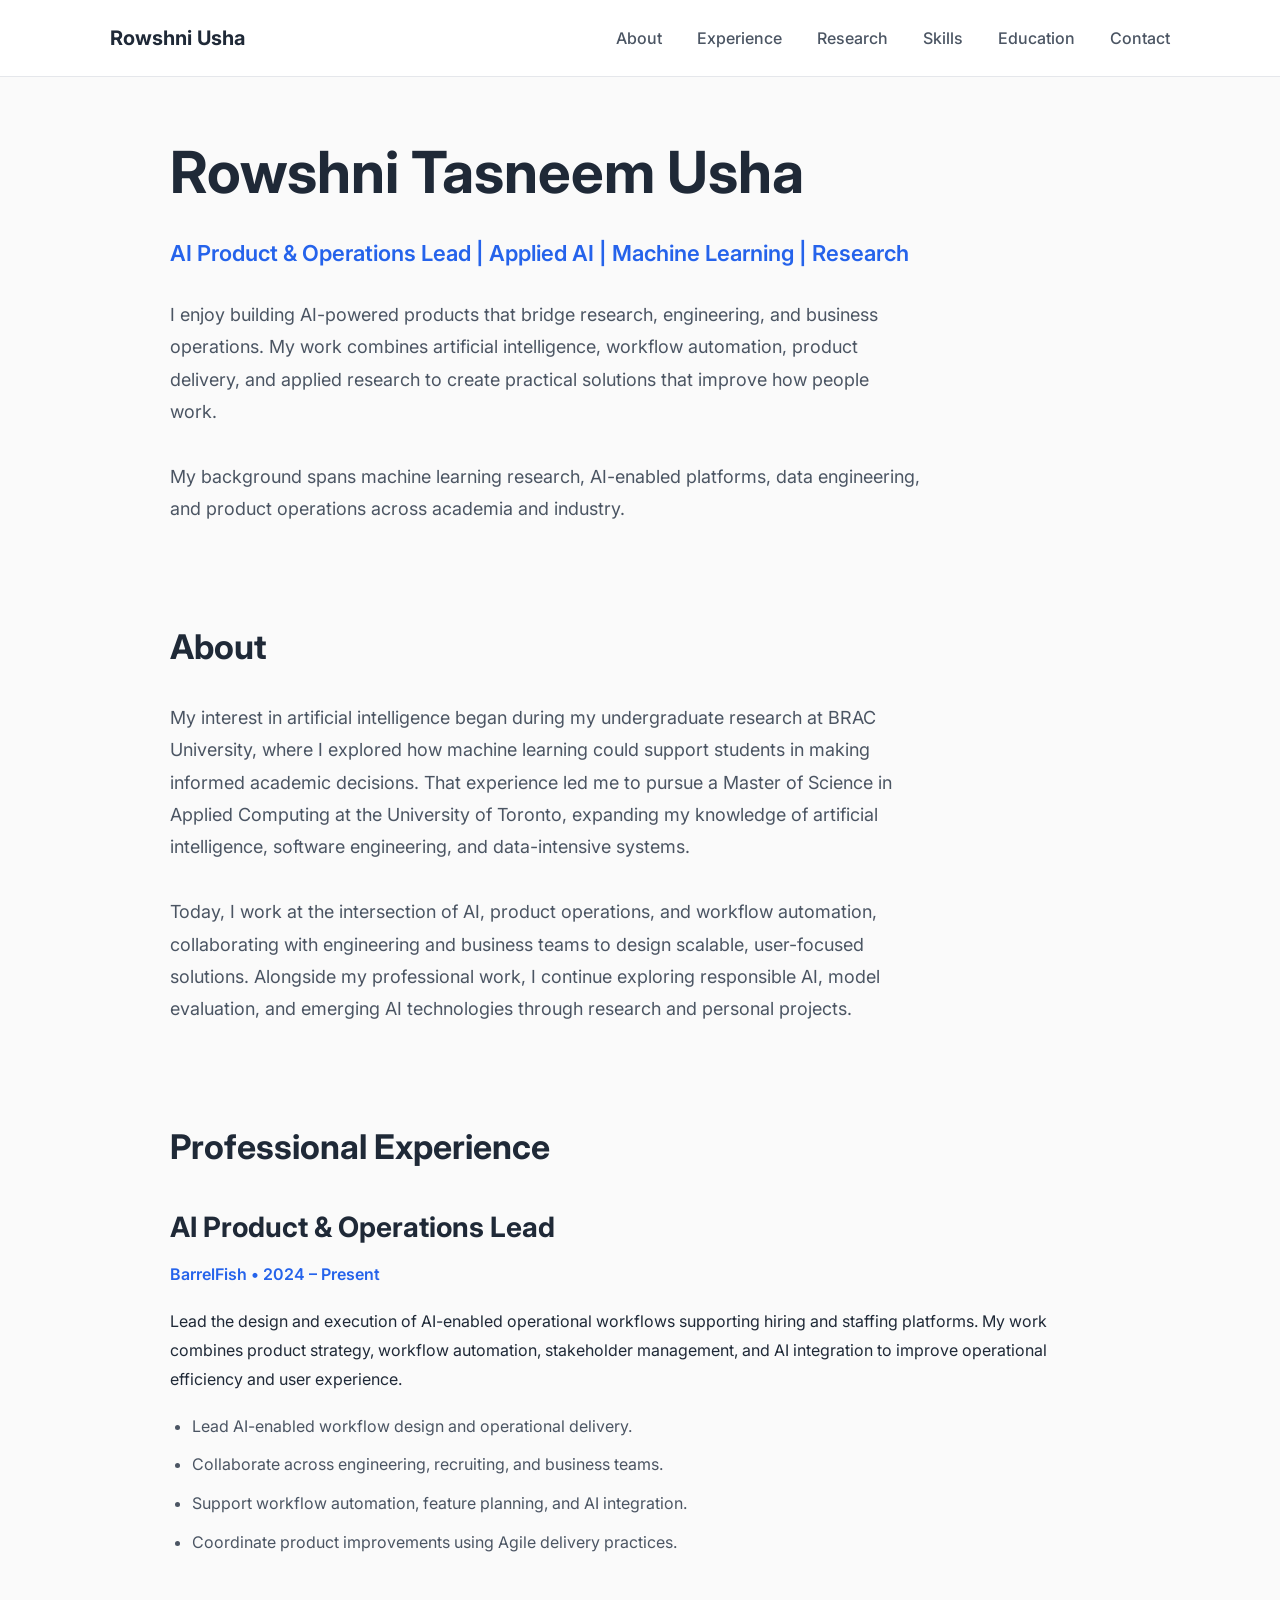
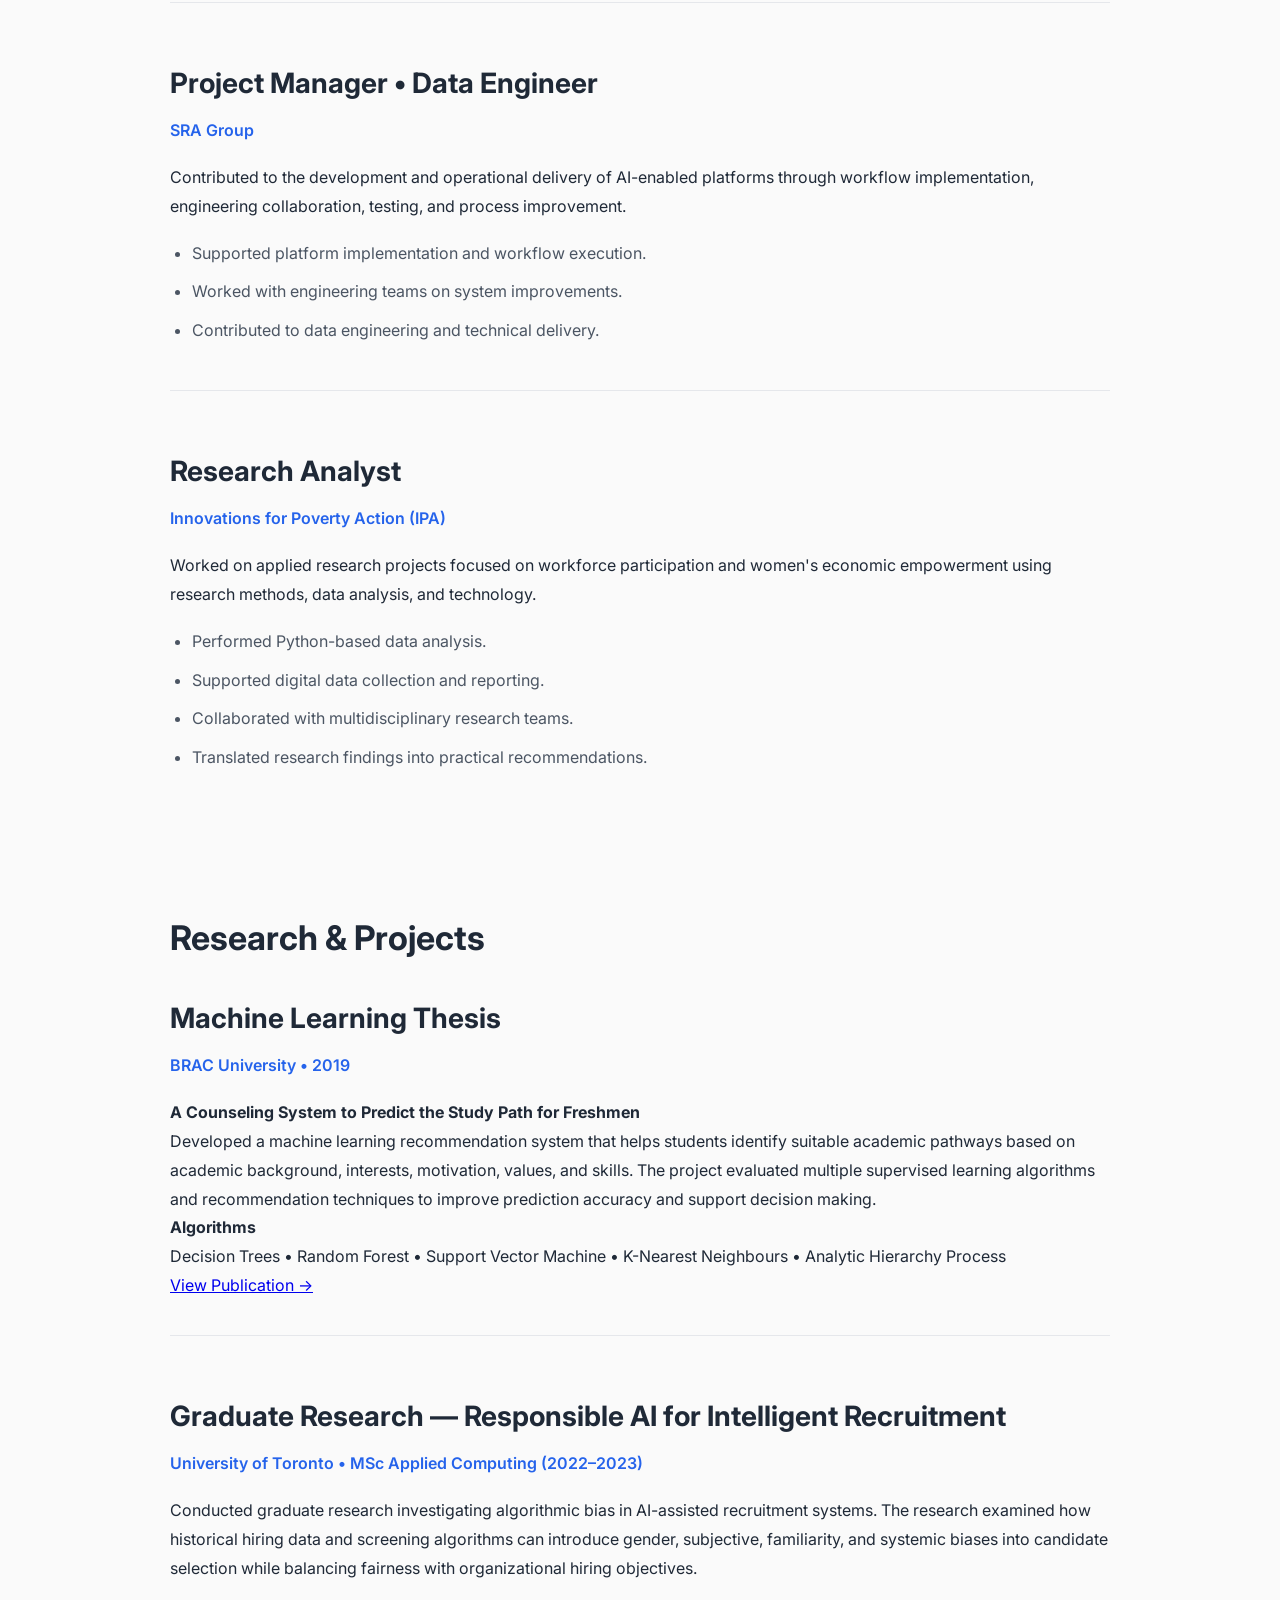
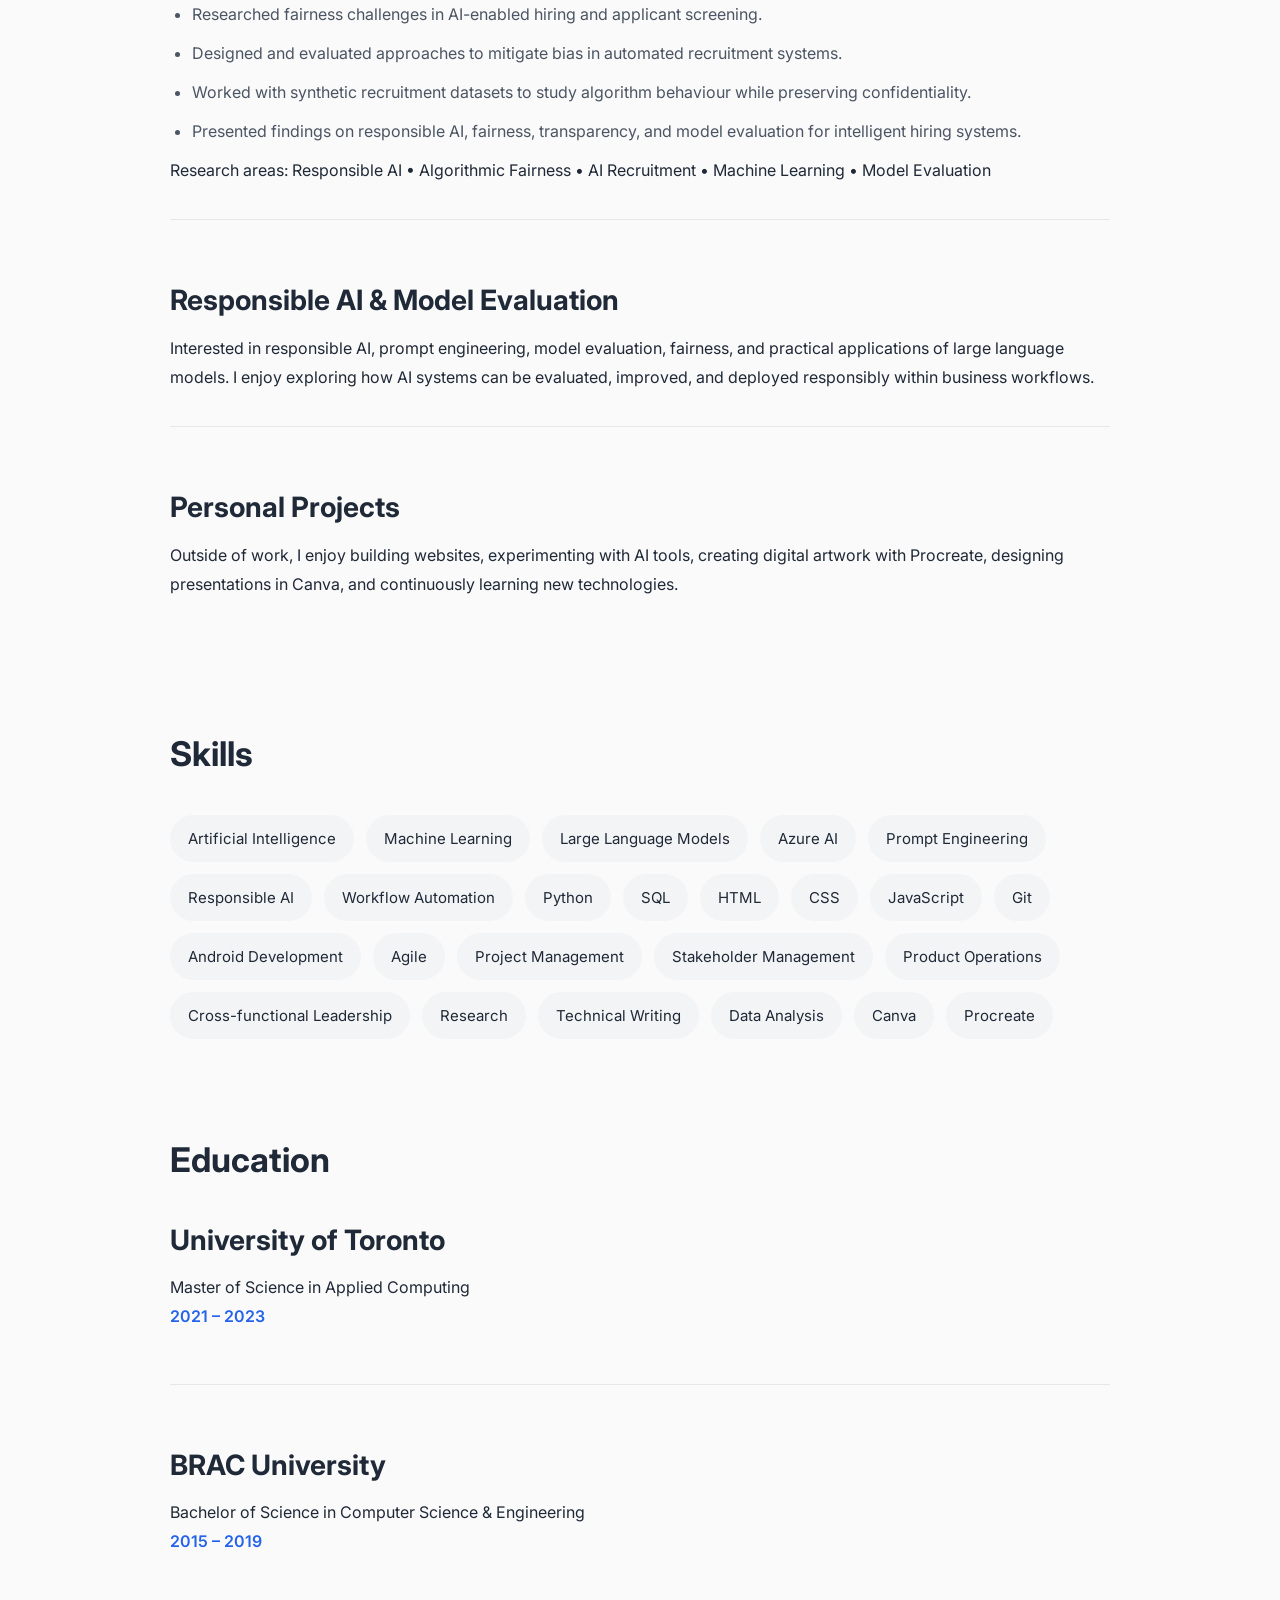
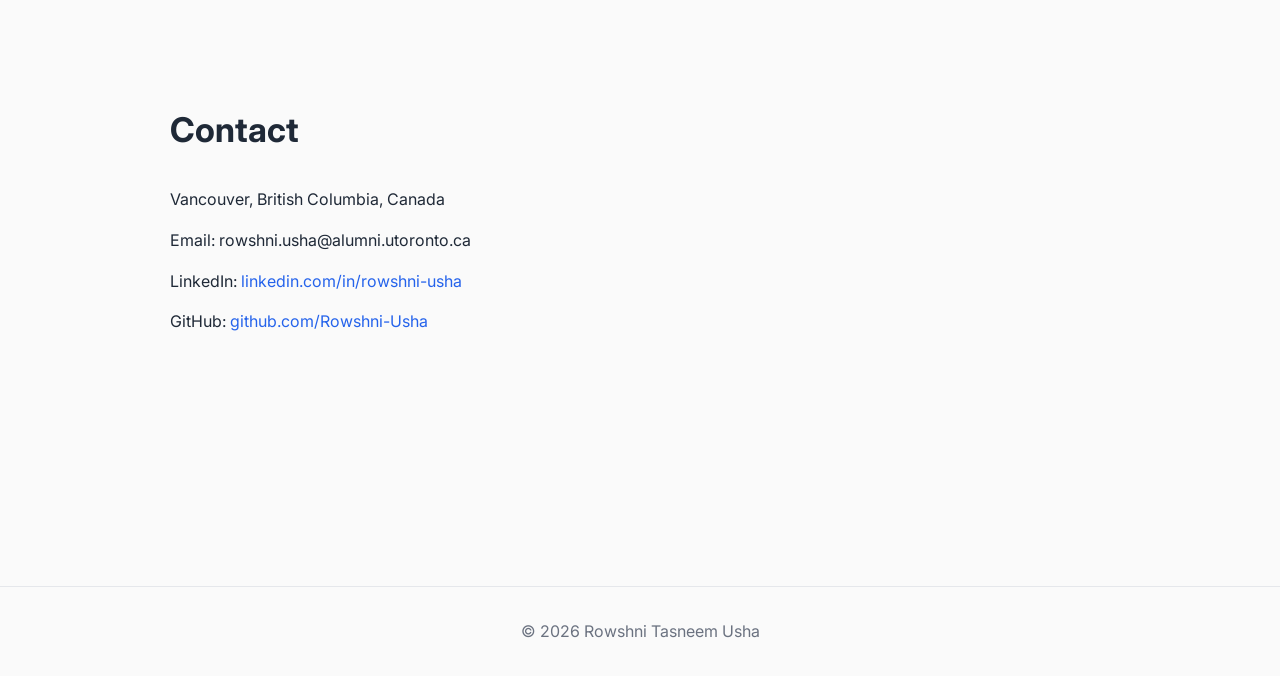
<file: index.html>
<!DOCTYPE html>
<html lang="en">

<head>

<meta charset="UTF-8">
<meta name="viewport" content="width=device-width, initial-scale=1.0">

<title>Rowshni Tasneem Usha</title>

<link rel="preconnect" href="https://fonts.googleapis.com">
<link rel="preconnect" href="https://fonts.gstatic.com" crossorigin>

<link href="https://fonts.googleapis.com/css2?family=Inter:wght@300;400;500;600;700&display=swap" rel="stylesheet">

<style>

*{
    margin:0;
    padding:0;
    box-sizing:border-box;
}

html{
    scroll-behavior:smooth;
}

body{

    font-family:'Inter',sans-serif;

    background:#fafafa;

    color:#1f2937;

    line-height:1.8;

}

nav{

    position:fixed;

    width:100%;

    top:0;

    background:white;

    border-bottom:1px solid #e5e7eb;

    z-index:100;

}

.nav-container{

    max-width:1100px;

    margin:auto;

    padding:20px;

    display:flex;

    justify-content:space-between;

    align-items:center;

}

.logo{

    font-size:20px;

    font-weight:700;

}

.nav-links{

    display:flex;

    gap:35px;

}

.nav-links a{

    text-decoration:none;

    color:#4b5563;

    font-weight:500;

}

.nav-links a:hover{

    color:#2563eb;

}

.container{

    max-width:1000px;

    margin:auto;

    padding:120px 30px 80px;

}

section{

    margin-bottom:90px;

}

h1{

    font-size:58px;

    margin-bottom:10px;

}

h2{

    font-size:34px;

    margin-bottom:25px;

}

.subtitle{

    font-size:22px;

    color:#2563eb;

    font-weight:600;

    margin-bottom:25px;

}

.intro{

    max-width:750px;

    color:#4b5563;

    font-size:18px;

}

</style>

</head>

<body>

<nav>

<div class="nav-container">

<div class="logo">

Rowshni Usha

</div>

<div class="nav-links">

<a href="#about">About</a>

<a href="#experience">Experience</a>

<a href="#research">Research</a>

<a href="#skills">Skills</a>

<a href="#education">Education</a>

<a href="#contact">Contact</a>

</div>

</div>

</nav>

<div class="container">

<section id="home">

<h1>

Rowshni Tasneem Usha

</h1>

<p class="subtitle">

AI Product & Operations Lead | Applied AI | Machine Learning | Research

</p>

<p class="intro">

I enjoy building AI-powered products that bridge research, engineering, and business operations. My work combines artificial intelligence, workflow automation, product delivery, and applied research to create practical solutions that improve how people work.

<br><br>

My background spans machine learning research, AI-enabled platforms, data engineering, and product operations across academia and industry.

</p>

</section>

<section id="about">

<h2>

About

</h2>

<p class="intro">

My interest in artificial intelligence began during my undergraduate research at BRAC University, where I explored how machine learning could support students in making informed academic decisions. That experience led me to pursue a Master of Science in Applied Computing at the University of Toronto, expanding my knowledge of artificial intelligence, software engineering, and data-intensive systems.

<br><br>

Today, I work at the intersection of AI, product operations, and workflow automation, collaborating with engineering and business teams to design scalable, user-focused solutions. Alongside my professional work, I continue exploring responsible AI, model evaluation, and emerging AI technologies through research and personal projects.

</p>

</section>

<section id="experience">

<h2>

Professional Experience

</h2>

<div class="job">

<h3>

AI Product & Operations Lead

</h3>

<p class="company">

BarrelFish • 2024 – Present

</p>

<p>

Lead the design and execution of AI-enabled operational workflows supporting hiring and staffing platforms. My work combines product strategy, workflow automation, stakeholder management, and AI integration to improve operational efficiency and user experience.

</p>

<ul>

<li>Lead AI-enabled workflow design and operational delivery.</li>

<li>Collaborate across engineering, recruiting, and business teams.</li>

<li>Support workflow automation, feature planning, and AI integration.</li>

<li>Coordinate product improvements using Agile delivery practices.</li>

</ul>

</div>

<div class="job">

<h3>

Project Manager • Data Engineer

</h3>

<p class="company">

SRA Group

</p>

<p>

Contributed to the development and operational delivery of AI-enabled platforms through workflow implementation, engineering collaboration, testing, and process improvement.

</p>

<ul>

<li>Supported platform implementation and workflow execution.</li>

<li>Worked with engineering teams on system improvements.</li>

<li>Contributed to data engineering and technical delivery.</li>

</ul>

</div>

<div class="job">

<h3>

Research Analyst

</h3>

<p class="company">

Innovations for Poverty Action (IPA)

</p>

<p>

Worked on applied research projects focused on workforce participation and women's economic empowerment using research methods, data analysis, and technology.

</p>

<ul>

<li>Performed Python-based data analysis.</li>

<li>Supported digital data collection and reporting.</li>

<li>Collaborated with multidisciplinary research teams.</li>

<li>Translated research findings into practical recommendations.</li>

</ul>

</div>

</section>

<style>

.job{

margin-bottom:55px;

padding-bottom:35px;

border-bottom:1px solid #e5e7eb;

}

.job:last-child{

border-bottom:none;

}

.job h3{

font-size:28px;

margin-bottom:8px;

}

.company{

font-weight:600;

color:#2563eb;

margin-bottom:18px;

}

.job ul{

margin-top:18px;

margin-left:22px;

}

.job li{

margin-bottom:10px;

color:#4b5563;

}

</style>


<section id="research">

<h2>

Research & Projects

</h2>

<div class="job">

<h3>

Machine Learning Thesis

</h3>

<p class="company">

BRAC University • 2019

</p>

<p>

<b>A Counseling System to Predict the Study Path for Freshmen</b>

</p>

<p>

Developed a machine learning recommendation system that helps students identify suitable academic pathways based on academic background, interests, motivation, values, and skills. The project evaluated multiple supervised learning algorithms and recommendation techniques to improve prediction accuracy and support decision making.

</p>

<p>

<strong>Algorithms</strong>

</p>

<p>

Decision Trees • Random Forest • Support Vector Machine • K-Nearest Neighbours • Analytic Hierarchy Process

</p>

<p>

<a href="https://dspace.bracu.ac.bd/items/b8678511-5add-4c3e-9ee7-b3792cb26eae" target="_blank">

View Publication →

</a>

</p>

</div>

<div class="job">

<h3>

Graduate Research — Responsible AI for Intelligent Recruitment

</h3>

<p class="company">

University of Toronto • MSc Applied Computing (2022–2023)

</p>

<p>

Conducted graduate research investigating algorithmic bias in AI-assisted recruitment systems. The research examined how historical hiring data and screening algorithms can introduce gender, subjective, familiarity, and systemic biases into candidate selection while balancing fairness with organizational hiring objectives.

</p>

<ul>

<li>Researched fairness challenges in AI-enabled hiring and applicant screening.</li>

<li>Designed and evaluated approaches to mitigate bias in automated recruitment systems.</li>

<li>Worked with synthetic recruitment datasets to study algorithm behaviour while preserving confidentiality.</li>

<li>Presented findings on responsible AI, fairness, transparency, and model evaluation for intelligent hiring systems.</li>

</ul>

<p>

Research areas: Responsible AI • Algorithmic Fairness • AI Recruitment • Machine Learning • Model Evaluation

</p>

</div>

<div class="job">

<h3>

Responsible AI & Model Evaluation

</h3>

<p>

Interested in responsible AI, prompt engineering, model evaluation, fairness, and practical applications of large language models. I enjoy exploring how AI systems can be evaluated, improved, and deployed responsibly within business workflows.

</p>

</div>

<div class="job">

<h3>

Personal Projects

</h3>

<p>

Outside of work, I enjoy building websites, experimenting with AI tools, creating digital artwork with Procreate, designing presentations in Canva, and continuously learning new technologies.

</p>

</div>

</section>

<section id="skills">

<h2>

Skills

</h2>

<div class="skills">

<span>Artificial Intelligence</span>

<span>Machine Learning</span>

<span>Large Language Models</span>

<span>Azure AI</span>

<span>Prompt Engineering</span>

<span>Responsible AI</span>

<span>Workflow Automation</span>

<span>Python</span>

<span>SQL</span>

<span>HTML</span>

<span>CSS</span>

<span>JavaScript</span>

<span>Git</span>

<span>Android Development</span>

<span>Agile</span>

<span>Project Management</span>

<span>Stakeholder Management</span>

<span>Product Operations</span>

<span>Cross-functional Leadership</span>

<span>Research</span>

<span>Technical Writing</span>

<span>Data Analysis</span>

<span>Canva</span>

<span>Procreate</span>

</div>

</section>

<section id="education">

<h2>

Education

</h2>

<div class="job">

<h3>

University of Toronto

</h3>

<p>

Master of Science in Applied Computing

</p>

<p class="company">

2021 – 2023

</p>

</div>

<div class="job">

<h3>

BRAC University

</h3>

<p>

Bachelor of Science in Computer Science & Engineering

</p>

<p class="company">

2015 – 2019

</p>

</div>

</section>

<section id="contact">

<h2>

Contact

</h2>

<p>

Vancouver, British Columbia, Canada

</p>

<p>

Email: rowshni.usha@alumni.utoronto.ca

</p>

<p>

LinkedIn:
<a href="https://www.linkedin.com/in/rowshni-usha/" target="_blank">
linkedin.com/in/rowshni-usha
</a>

</p>

<p>

GitHub:
<a href="https://github.com/Rowshni-Usha" target="_blank">
github.com/Rowshni-Usha
</a>

</p>

</section>

</div>

<style>

.skills{

display:flex;

flex-wrap:wrap;

gap:12px;

margin-top:30px;

}

.skills span{

padding:10px 18px;

background:#f3f4f6;

border-radius:999px;

font-size:15px;

}

#contact p{

margin-bottom:12px;

}

#contact a{

color:#2563eb;

text-decoration:none;

}

#contact a:hover{

text-decoration:underline;

}

footer{

margin-top:80px;

padding:30px;

text-align:center;

color:#6b7280;

border-top:1px solid #e5e7eb;

}

</style>

<footer>

© 2026 Rowshni Tasneem Usha

</footer>

</body>

</html>
</file>
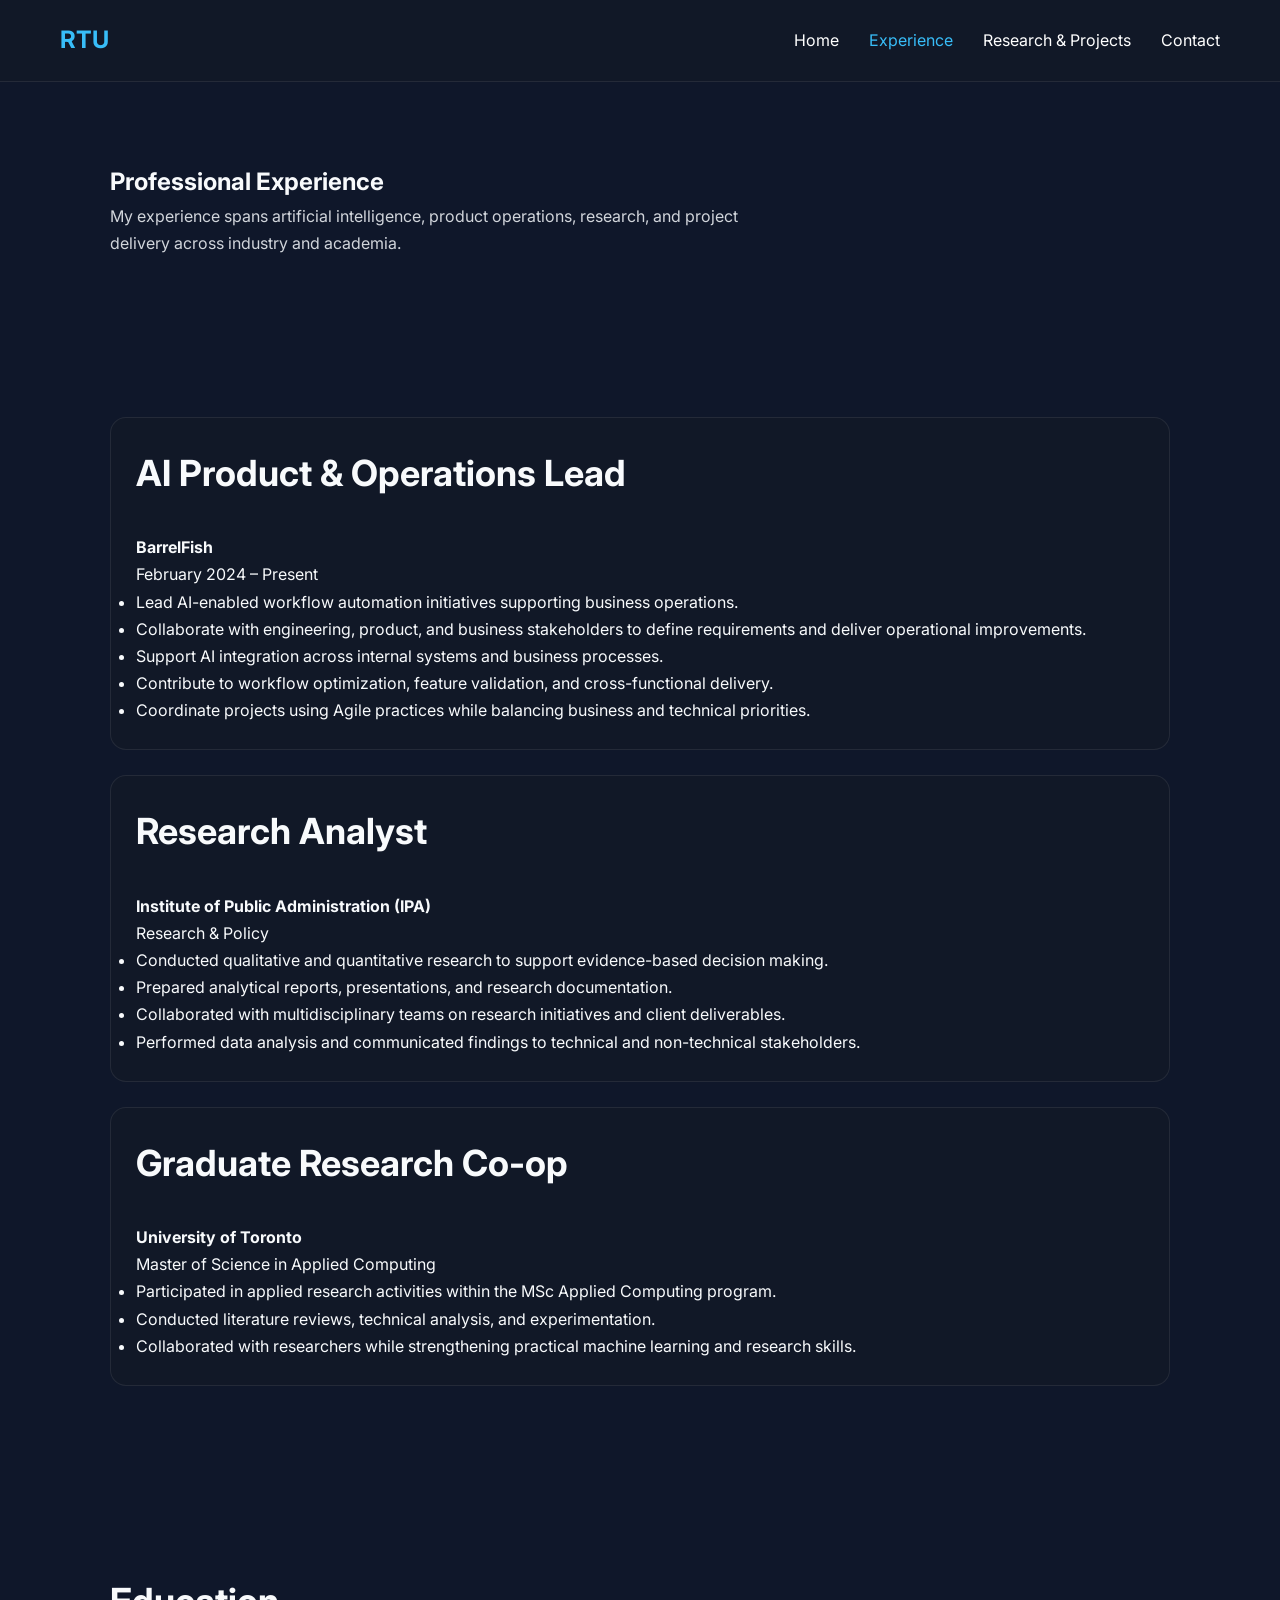
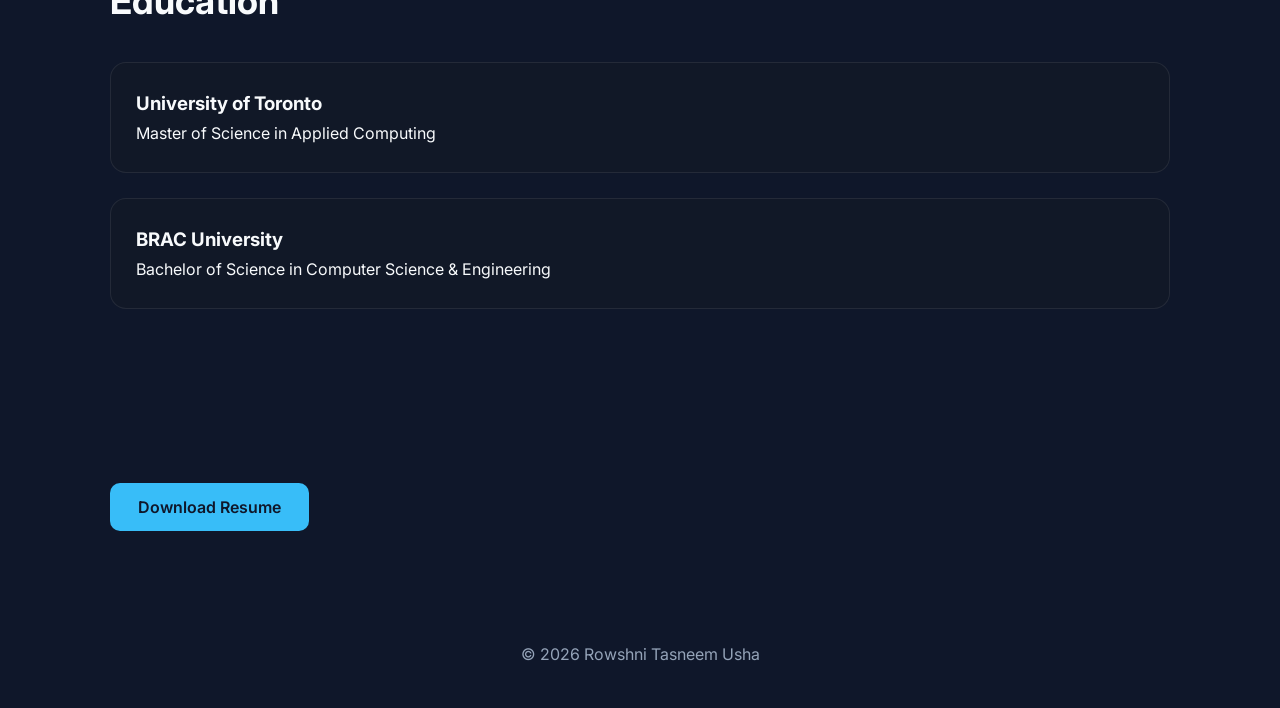
<file: experience.html>
<!DOCTYPE html>
<html lang="en">

<head>

<meta charset="UTF-8">
<meta name="viewport" content="width=device-width, initial-scale=1.0">

<title>Experience | Rowshni Tasneem Usha</title>

<link rel="stylesheet" href="css/style.css">

</head>

<body>

<header>

<nav>

<div class="logo">
RTU
</div>

<ul class="nav-links">

<li><a href="index.html">Home</a></li>
<li><a href="experience.html" class="active">Experience</a></li>
<li><a href="research.html">Research & Projects</a></li>
<li><a href="contact.html">Contact</a></li>

</ul>

</nav>

</header>

<main>

<section>

<h1>Professional Experience</h1>

<p class="intro">

My experience spans artificial intelligence, product operations, research, and project delivery across industry and academia.

</p>

</section>

<section>

<div class="education-card">

<h2>AI Product & Operations Lead</h2>

<p><strong>BarrelFish</strong></p>

<p>February 2024 – Present</p>

<ul>

<li>Lead AI-enabled workflow automation initiatives supporting business operations.</li>

<li>Collaborate with engineering, product, and business stakeholders to define requirements and deliver operational improvements.</li>

<li>Support AI integration across internal systems and business processes.</li>

<li>Contribute to workflow optimization, feature validation, and cross-functional delivery.</li>

<li>Coordinate projects using Agile practices while balancing business and technical priorities.</li>

</ul>

</div>

<div class="education-card">

<h2>Research Analyst</h2>

<p><strong>Institute of Public Administration (IPA)</strong></p>

<p>Research & Policy</p>

<ul>

<li>Conducted qualitative and quantitative research to support evidence-based decision making.</li>

<li>Prepared analytical reports, presentations, and research documentation.</li>

<li>Collaborated with multidisciplinary teams on research initiatives and client deliverables.</li>

<li>Performed data analysis and communicated findings to technical and non-technical stakeholders.</li>

</ul>

</div>

<div class="education-card">

<h2>Graduate Research Co-op</h2>

<p><strong>University of Toronto</strong></p>

<p>Master of Science in Applied Computing</p>

<ul>

<li>Participated in applied research activities within the MSc Applied Computing program.</li>

<li>Conducted literature reviews, technical analysis, and experimentation.</li>

<li>Collaborated with researchers while strengthening practical machine learning and research skills.</li>

</ul>

</div>

</section>

<section>

<h2>Education</h2>

<div class="education-card">

<h3>University of Toronto</h3>

<p>

Master of Science in Applied Computing

</p>

</div>

<div class="education-card">

<h3>BRAC University</h3>

<p>

Bachelor of Science in Computer Science & Engineering

</p>

</div>

</section>

<section>

<a class="btn" href="files/Resume.pdf">

Download Resume

</a>

</section>

</main>

<footer>

<p>

© 2026 Rowshni Tasneem Usha

</p>

</footer>

</body>

</html>
</file>
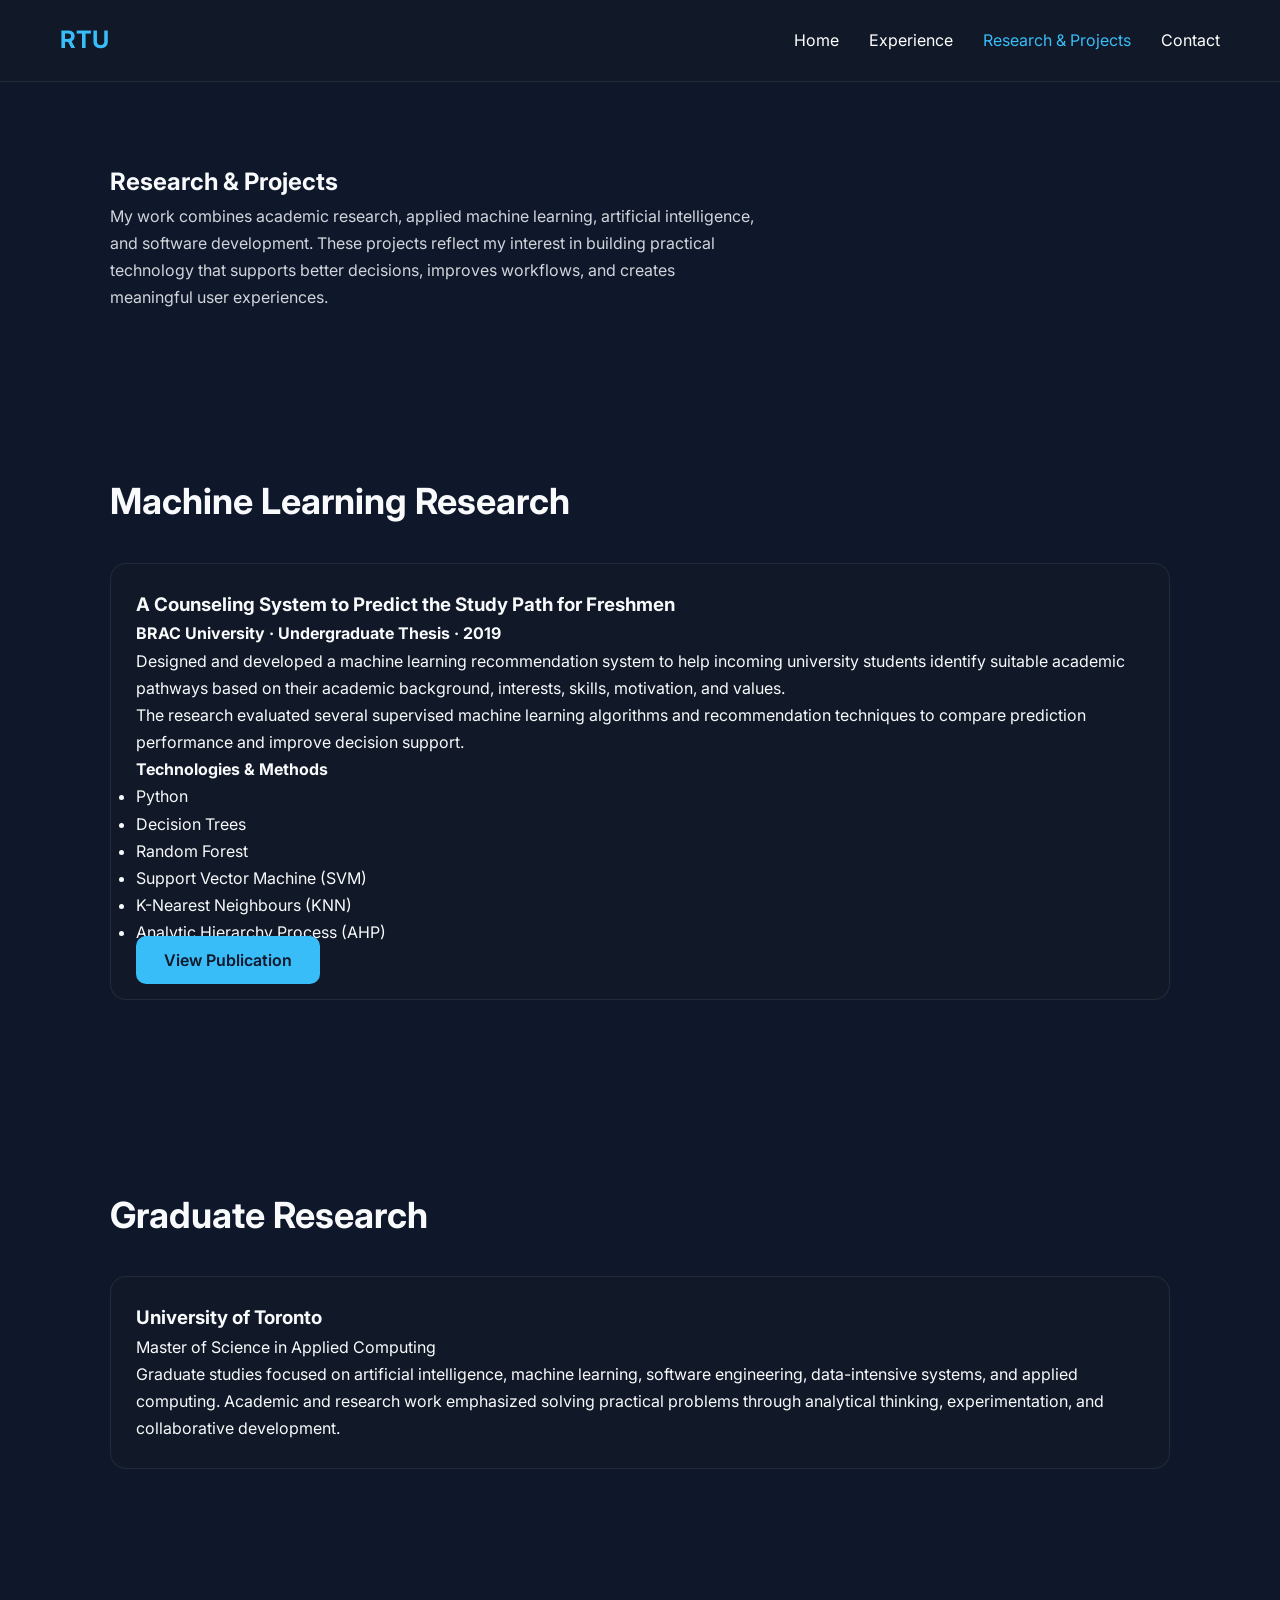
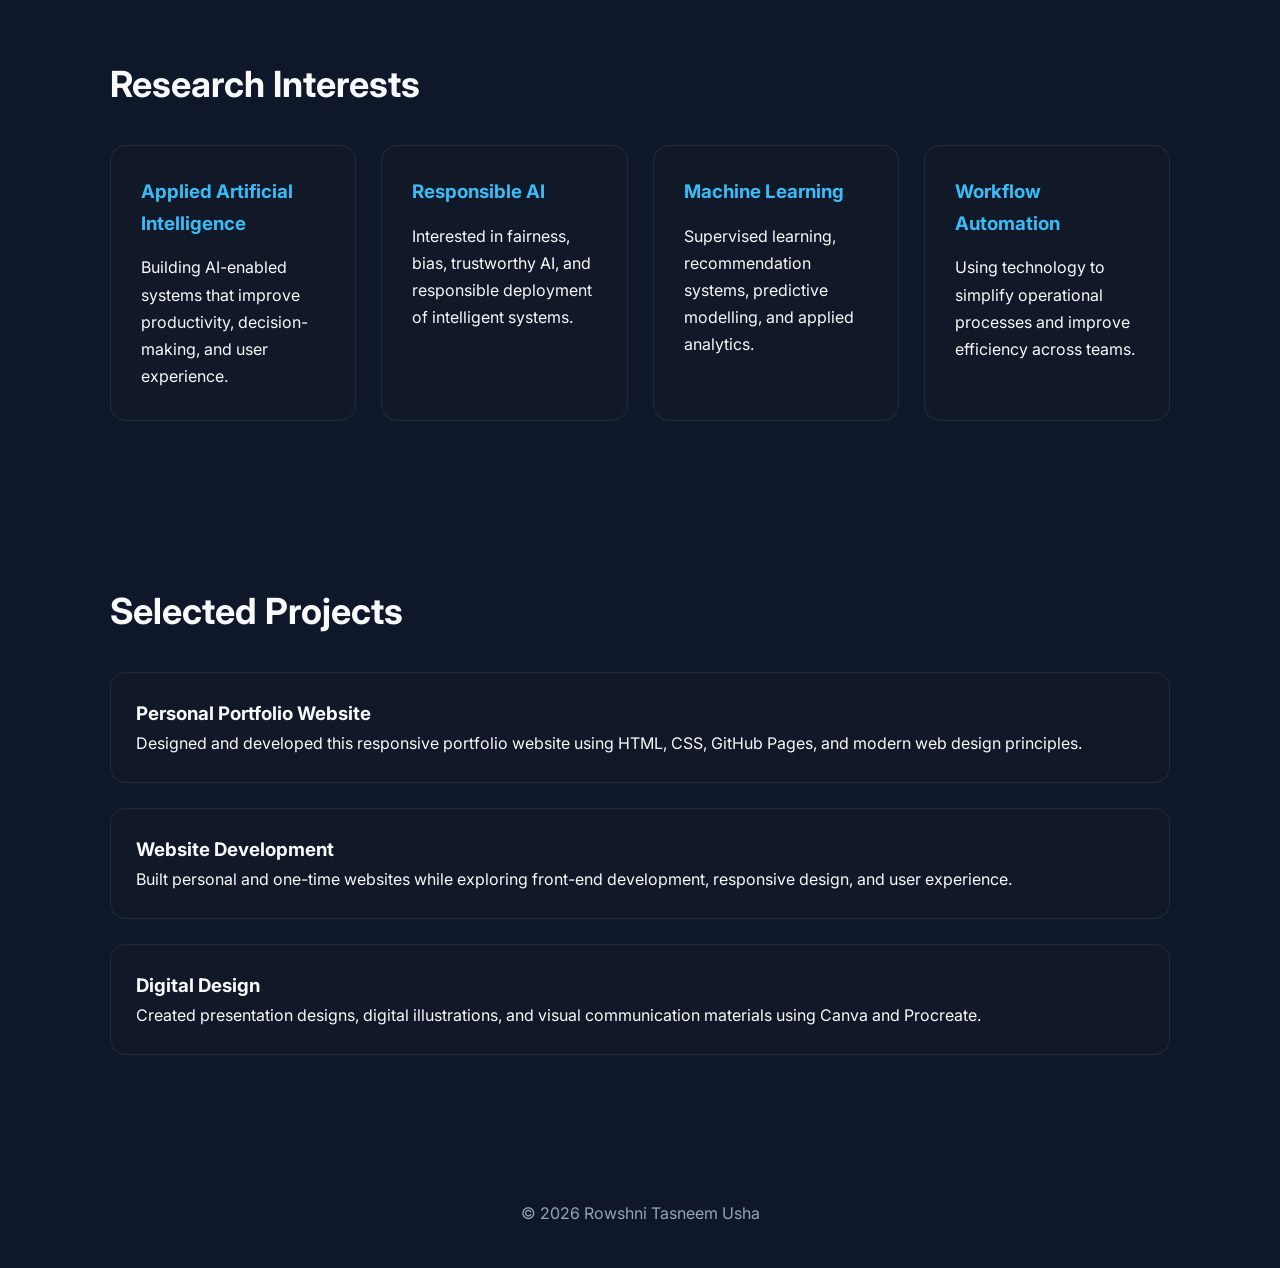
<file: research.html>
<!DOCTYPE html>
<html lang="en">

<head>

    <meta charset="UTF-8">
    <meta name="viewport" content="width=device-width, initial-scale=1.0">

    <title>Research & Projects | Rowshni Tasneem Usha</title>

    <link rel="stylesheet" href="css/style.css">

</head>

<body>

<header>

<nav>

<div class="logo">
RTU
</div>

<ul class="nav-links">

<li><a href="index.html">Home</a></li>
<li><a href="experience.html">Experience</a></li>
<li><a href="research.html" class="active">Research & Projects</a></li>
<li><a href="contact.html">Contact</a></li>

</ul>

</nav>

</header>

<main>

<section>

<h1>Research & Projects</h1>

<p class="intro">

My work combines academic research, applied machine learning, artificial intelligence, and software development. These projects reflect my interest in building practical technology that supports better decisions, improves workflows, and creates meaningful user experiences.

</p>

</section>

<section>

<h2>Machine Learning Research</h2>

<div class="education-card">

<h3>

A Counseling System to Predict the Study Path for Freshmen

</h3>

<p>

<b>BRAC University · Undergraduate Thesis · 2019</b>

</p>

<p>

Designed and developed a machine learning recommendation system to help incoming university students identify suitable academic pathways based on their academic background, interests, skills, motivation, and values.

</p>

<p>

The research evaluated several supervised machine learning algorithms and recommendation techniques to compare prediction performance and improve decision support.

</p>

<p>

<b>Technologies & Methods</b>

</p>

<ul>

<li>Python</li>

<li>Decision Trees</li>

<li>Random Forest</li>

<li>Support Vector Machine (SVM)</li>

<li>K-Nearest Neighbours (KNN)</li>

<li>Analytic Hierarchy Process (AHP)</li>

</ul>

<p>

<a class="btn"

target="_blank"

href="https://dspace.bracu.ac.bd/items/b8678511-5add-4c3e-9ee7-b3792cb26eae">

View Publication

</a>

</p>

</div>

</section>

<section>

<h2>Graduate Research</h2>

<div class="education-card">

<h3>

University of Toronto

</h3>

<p>

Master of Science in Applied Computing

</p>

<p>

Graduate studies focused on artificial intelligence, machine learning, software engineering, data-intensive systems, and applied computing. Academic and research work emphasized solving practical problems through analytical thinking, experimentation, and collaborative development.

</p>

</div>

</section>

<section>

<h2>Research Interests</h2>

<div class="interest-grid">

<div class="interest-card">

<h3>

Applied Artificial Intelligence

</h3>

<p>

Building AI-enabled systems that improve productivity, decision-making, and user experience.

</p>

</div>

<div class="interest-card">

<h3>

Responsible AI

</h3>

<p>

Interested in fairness, bias, trustworthy AI, and responsible deployment of intelligent systems.

</p>

</div>

<div class="interest-card">

<h3>

Machine Learning

</h3>

<p>

Supervised learning, recommendation systems, predictive modelling, and applied analytics.

</p>

</div>

<div class="interest-card">

<h3>

Workflow Automation

</h3>

<p>

Using technology to simplify operational processes and improve efficiency across teams.

</p>

</div>

</div>

</section>

<section>

<h2>Selected Projects</h2>

<div class="education-card">

<h3>

Personal Portfolio Website

</h3>

<p>

Designed and developed this responsive portfolio website using HTML, CSS, GitHub Pages, and modern web design principles.

</p>

</div>

<div class="education-card">

<h3>

Website Development

</h3>

<p>

Built personal and one-time websites while exploring front-end development, responsive design, and user experience.

</p>

</div>

<div class="education-card">

<h3>

Digital Design

</h3>

<p>

Created presentation designs, digital illustrations, and visual communication materials using Canva and Procreate.

</p>

</div>

</section>

</main>

<footer>

<p>

© 2026 Rowshni Tasneem Usha

</p>

</footer>

</body>

</html>
</file>
<file: css/style.css>
/* ===========================
   Google Font
=========================== */

@import url('https://fonts.googleapis.com/css2?family=Inter:wght@300;400;500;600;700&display=swap');

/* ===========================
   Reset
=========================== */

*{
    margin:0;
    padding:0;
    box-sizing:border-box;
}

/* ===========================
   Body
=========================== */

body{

    font-family:'Inter',sans-serif;
    background:#0f172a;
    color:#f8fafc;
    line-height:1.7;

}

/* ===========================
   Navigation
=========================== */

header{

    position:sticky;
    top:0;
    z-index:100;

    background:#111827;

    border-bottom:1px solid rgba(255,255,255,.08);

}

nav{

    max-width:1200px;

    margin:auto;

    padding:20px;

    display:flex;

    justify-content:space-between;

    align-items:center;

}

.logo{

    font-size:24px;

    font-weight:700;

    color:#38bdf8;

}

.nav-links{

    display:flex;

    list-style:none;

    gap:30px;

}

.nav-links a{

    color:white;

    text-decoration:none;

    transition:.3s;

}

.nav-links a:hover{

    color:#38bdf8;

}

.active{

    color:#38bdf8 !important;

}

/* ===========================
Hero
=========================== */

.hero{

    max-width:1200px;

    margin:auto;

    padding:80px 20px;

    display:grid;

    grid-template-columns:2fr 1fr;

    gap:70px;

    align-items:center;

}

.location{

    color:#94a3b8;

    margin-bottom:15px;

}

.hero h1{

    font-size:58px;

    margin-bottom:10px;

}

.hero h2{

    font-size:32px;

    font-weight:500;

    color:#38bdf8;

}

.tagline{

    margin:20px 0;

    color:#cbd5e1;

    font-size:18px;

}

.intro{

    max-width:650px;

    color:#d1d5db;

}

/* ===========================
Buttons
=========================== */

.buttons{

    margin-top:40px;

    display:flex;

    gap:15px;

}

.btn{

    text-decoration:none;

    padding:14px 28px;

    border-radius:10px;

    background:#38bdf8;

    color:#0f172a;

    font-weight:600;

    transition:.3s;

}

.btn:hover{

    transform:translateY(-3px);

}

.secondary{

    background:#1e293b;

    color:white;

    border:1px solid rgba(255,255,255,.15);

}

/* ===========================
Profile
=========================== */

.hero-image{

    display:flex;

    justify-content:center;

}

.hero-image img{

    width:320px;

    border-radius:20px;

    box-shadow:0 15px 45px rgba(0,0,0,.35);

}

/* ===========================
Sections
=========================== */

section{

    max-width:1100px;

    margin:auto;

    padding:80px 20px;

}

section h2{

    font-size:36px;

    margin-bottom:30px;

}

/* ===========================
Education
=========================== */

.education-card{

    background:#111827;

    border:1px solid rgba(255,255,255,.08);

    border-radius:16px;

    padding:25px;

    margin-bottom:25px;

}

/* ===========================
Interest Cards
=========================== */

.interest-grid{

    display:grid;

    grid-template-columns:repeat(auto-fit,minmax(240px,1fr));

    gap:25px;

}

.interest-card{

    background:#111827;

    border-radius:16px;

    padding:30px;

    border:1px solid rgba(255,255,255,.08);

    transition:.3s;

}

.interest-card:hover{

    transform:translateY(-6px);

}

.interest-card h3{

    margin-bottom:15px;

    color:#38bdf8;

}

/* ===========================
Footer
=========================== */

footer{

    text-align:center;

    padding:40px;

    color:#94a3b8;

}

/* ===========================
Responsive
=========================== */

@media(max-width:900px){

.hero{

grid-template-columns:1fr;

text-align:center;

}

.buttons{

justify-content:center;

flex-wrap:wrap;

}

.hero-image{

order:-1;

}

.hero h1{

font-size:42px;

}

nav{

flex-direction:column;

gap:20px;

}

}
</file>
